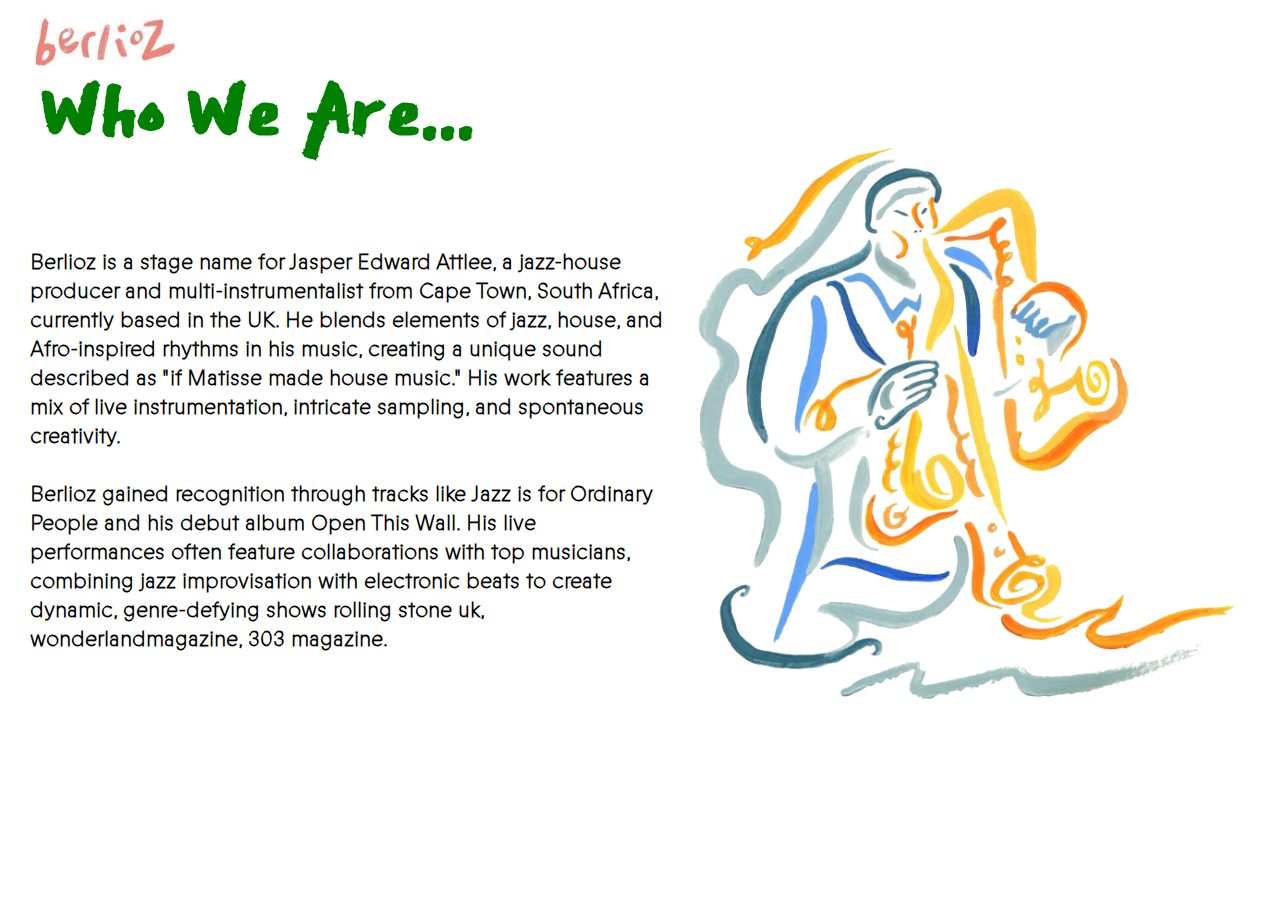
<file: about.html>
<!DOCTYPE html>
<html lang="en">
<head>
    <meta charset="UTF-8">
    <meta name="viewport" content="width=device-width, initial-scale=1.0">
    <title> Berlioz </title>
    <link rel="stylesheet" href="styles.css">
    <style>
        body {
          background-image: url('berlioz01.png');
          background-repeat: no-repeat;
          background-attachment: fixed;
          background-size: 50%;
          background-position: right;
          background-position-y: 100px;
        }
        </style>
</head>

<body>
    <a href="index.html">
    <img src="berlioz logo.png"></a>
    <div>
      <a href="trial.html">
      <h1>Who We Are...</h1></a>
    </div>
    <h6>
        <a class="fun" href="https://www.berliozmusic.com">Berlioz</a> is a stage name for Jasper Edward Attlee, a jazz-house producer and multi-instrumentalist from Cape Town, 
        South Africa, currently based in the UK. He blends elements of jazz, house, and Afro-inspired rhythms in his music, 
        creating a unique sound described as "if Matisse made house music." His work features a mix of live instrumentation, 
        intricate sampling, and spontaneous creativity.
        <br>
        <br>
        <a class="fun" href="https://www.instagram.com/thisisberlioz/?hl=en">Berlioz</a> gained recognition through tracks like Jazz is for Ordinary People and his debut album Open This Wall. 
        His live performances often feature collaborations with top musicians, combining jazz improvisation with electronic 
        beats to create dynamic, genre-defying shows <a class="fun" href="https://www.rollingstone.co.uk/music/berlioz-jazz-house-open-this-wall-play-next-interview-41215/">rolling stone uk</a>,
        <a class="fun" href="https://www.wonderlandmagazine.com/2024/07/15/berlioz/">wonderlandmagazine</a>, <a class="fun" href="https://chatgpt.com/c/67499fe2-575c-8001-b73c-c46b32f4d3d8">303 magazine</a>.
    </h6>
</body>
</file>
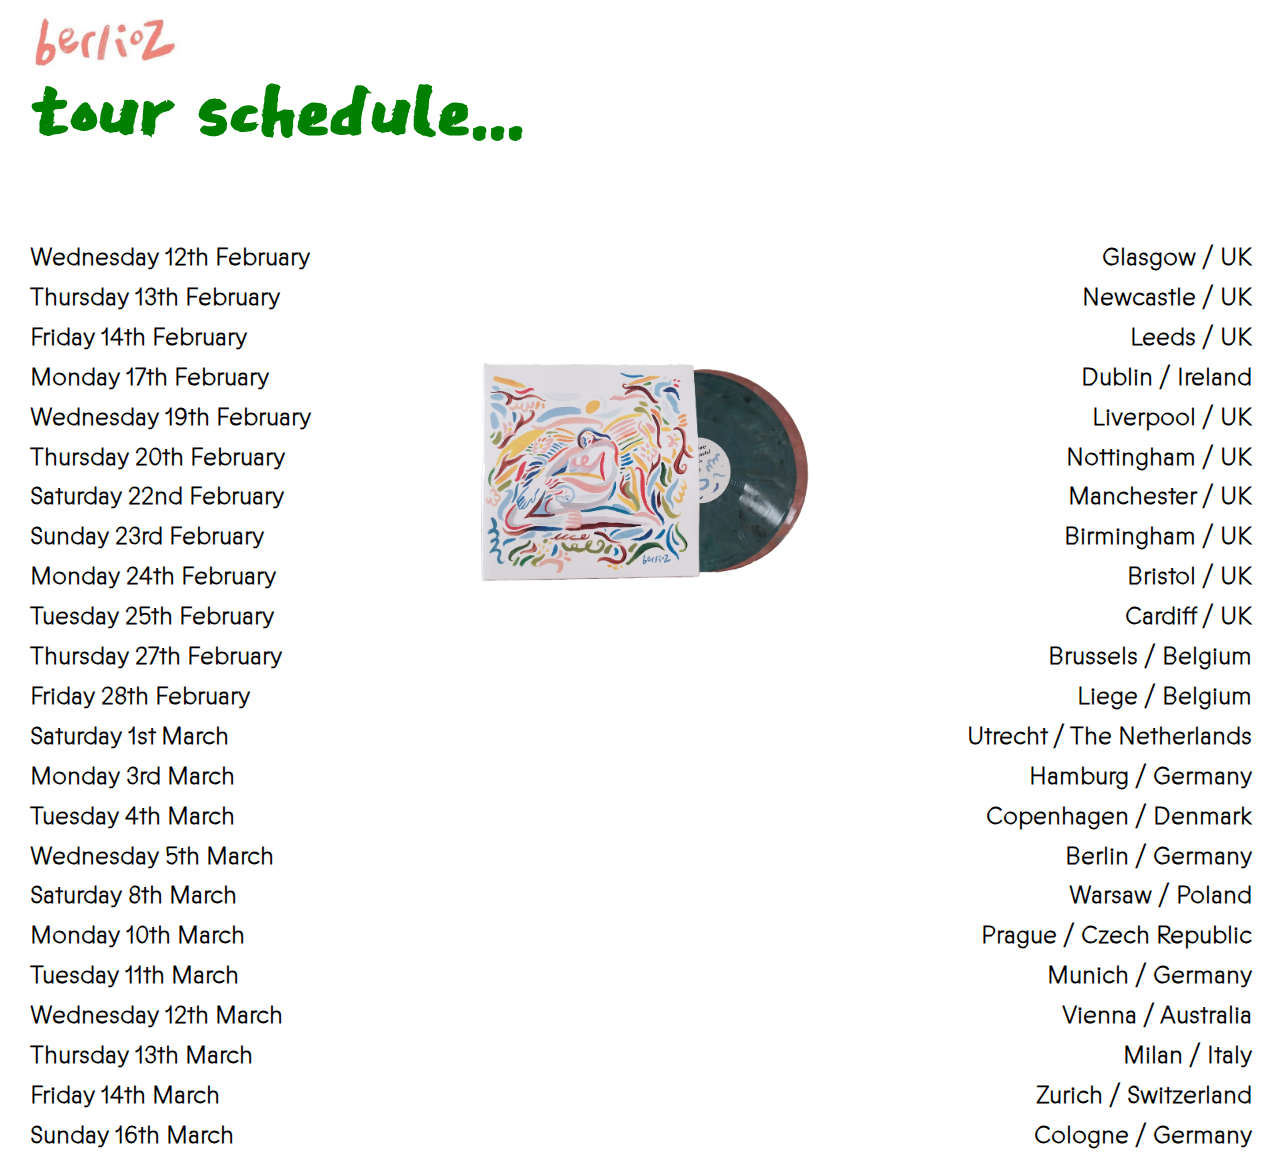
<file: schedule.html>
<!DOCTYPE html>
<html lang="en">
<head>
    <meta charset="UTF-8">
    <meta name="viewport" content="width=device-width, initial-scale=1.0">
    <title> Berlioz </title>
    <link rel="stylesheet" href="styles.css">
    <style>
        body {
          background-image: url('berlioz_lp.png');
          background-repeat: no-repeat;
          background-attachment: fixed;
          background-size: 30%;
          background-position: center;
          background-position-y: 280px;
        }
        </style>
</head>
<body>
    <a href="index.html">
    <img src="berlioz logo.png"></a>
    <h1>tour schedule...</h1>
    <h2 class="hoverfont">
        Wednesday 12th February
        <span>
            Glasgow / UK
        </span>
    </h2>
    <h2 class="hoverfont">
        Thursday 13th February
        <span>
            Newcastle / UK
        </span>
    </h2>
    <h2 class="hoverfont">
        Friday 14th February
        <span>
            Leeds / UK
        </span>
    </h2>
    <h2 class="hoverfont">
        Monday 17th February
        <span>
            Dublin / Ireland
        </span>
    </h2>
    <h2 class="hoverfont">
        Wednesday 19th February
        <span>
            Liverpool / UK
        </span>
    </h2>
    <h2 class="hoverfont">
        Thursday 20th February
        <span>
            Nottingham / UK
        </span>
    </h2>
    <h2 class="hoverfont">
        Saturday 22nd February
        <span>
            Manchester / UK
        </span>
    </h2>
    <h2 class="hoverfont">
        Sunday 23rd February
        <span>
            Birmingham / UK
        </span>
    </h2>
    <h2 class="hoverfont">
        Monday 24th February
        <span>
            Bristol / UK
        </span>
    </h2>
    <h2 class="hoverfont">
        Tuesday 25th February
        <span>
            Cardiff / UK
        </span>
    </h2>
    <h2 class="hoverfont">
        Thursday 27th February
        <span>
            Brussels / Belgium
        </span>
    </h2>
    <h2 class="hoverfont">
        Friday 28th February
        <span>
            Liege / Belgium
        </span>
    </h2>
    <a href="Utrecht.html">
    <h2 class="hoverfont">
        Saturday 1st March
        <span>
            Utrecht / The Netherlands
        </span>
    </h2></a>
    <h2 class="hoverfont">
        Monday 3rd March
        <span>
            Hamburg / Germany
        </span>
    </h2>
    <h2 class="hoverfont">
        Tuesday 4th March
        <span>
            Copenhagen / Denmark
        </span>
    </h2>
    <h2 class="hoverfont">
        Wednesday 5th March
        <span>
            Berlin / Germany
        </span>
    </h2>
    <h2 class="hoverfont">
        Saturday 8th March
        <span>
            Warsaw / Poland
        </span>
    </h2>
    <h2 class="hoverfont">
        Monday 10th March
        <span>
            Prague / Czech Republic
        </span>
    </h2>
    <h2 class="hoverfont">
        Tuesday 11th March
        <span>
            Munich / Germany
        </span>
    </h2>
    <h2 class="hoverfont">
        Wednesday 12th March
        <span>
            Vienna / Australia
        </span>
    </h2>
    <h2 class="hoverfont">
        Thursday 13th March
        <span>
            Milan / Italy
        </span>
    </h2>
    <h2 class="hoverfont">
        Friday 14th March
        <span>
            Zurich / Switzerland
        </span>
    </h2>
    <h2 class="hoverfont">
        Sunday 16th March
        <span>
            Cologne / Germany
        </span>
    </h2>
</file>
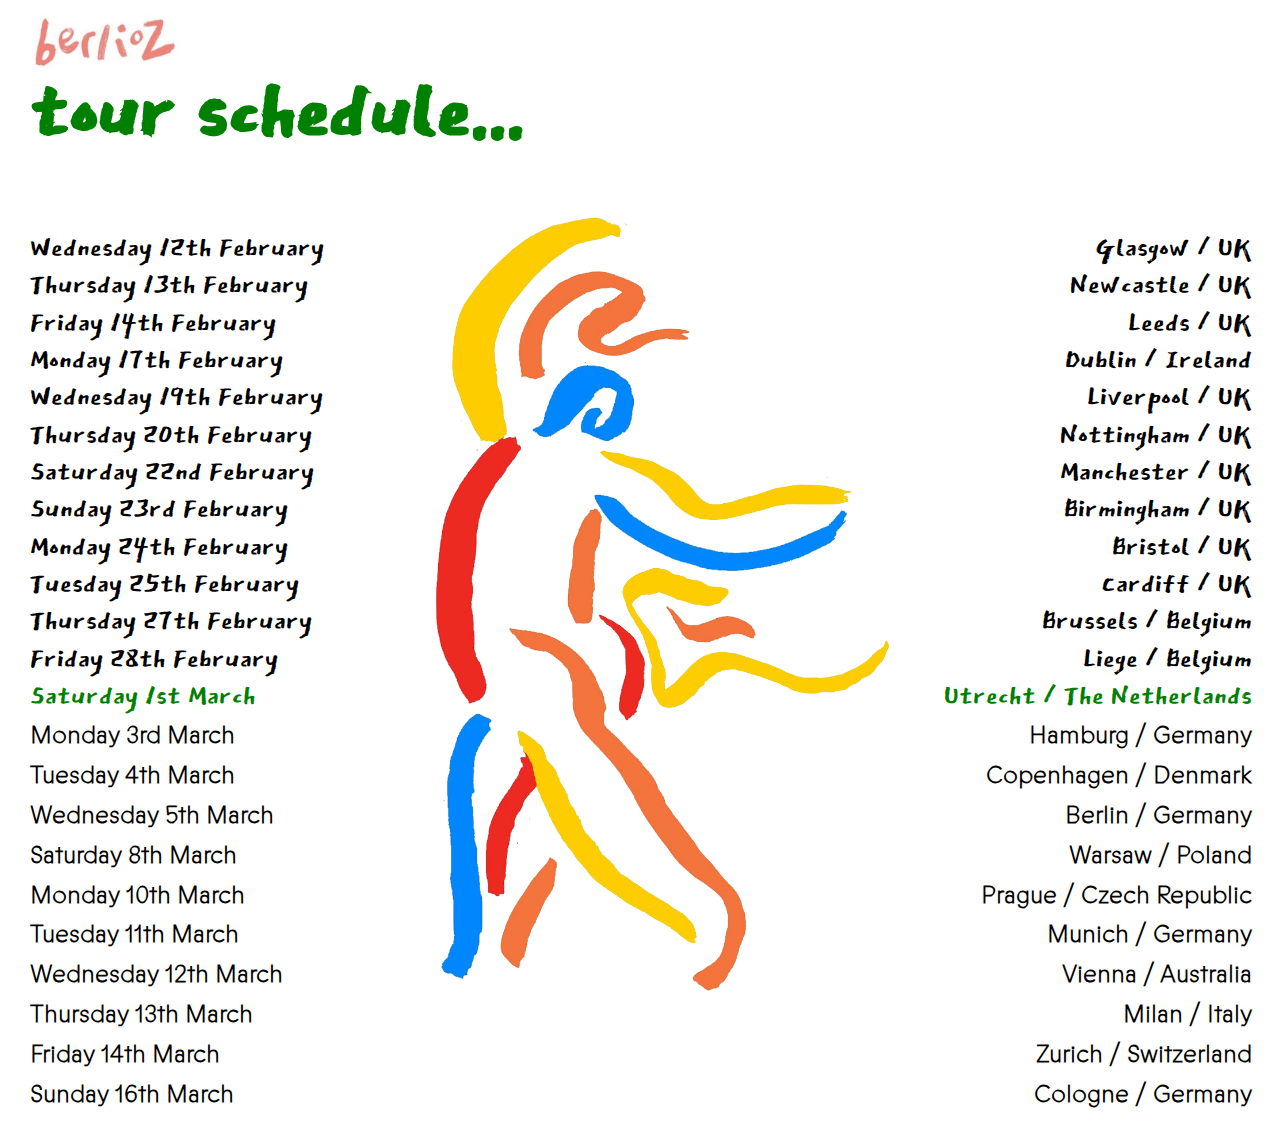
<file: trial.html>
<!DOCTYPE html>
<html lang="en">
<head>
    <meta charset="UTF-8">
    <meta name="viewport" content="width=device-width, initial-scale=1.0">
    <title> Berlioz </title>
    <link rel="stylesheet" href="styles.css">
    <style>
        body {
          background-image: url('trial_img.png');
          background-repeat: no-repeat;
          background-size: 40%;
          background-position: center;
          background-position-y: 130px;
        }
        </style>
</head>
<body>
    <a href="index.html">
    <img src="berlioz logo.png"></a>
    <h1>tour schedule...</h1>
    <h3 class="trialhover">
        Wednesday 12th February
        <span>
            Glasgow / UK
        </span>
    </h3>
    <h3 class="trialhover">
        Thursday 13th February
        <span>
            Newcastle / UK
        </span>
    </h3>
    <h3 class="trialhover">
        Friday 14th February
        <span>
            Leeds / UK
        </span>
    </h3>
    <h3 class="trialhover">
        Monday 17th February
        <span>
            Dublin / Ireland
        </span>
    </h3>
    <h3 class="trialhover">
        Wednesday 19th February
        <span>
            Liverpool / UK
        </span>
    </h3>
    <h3 class="trialhover">
        Thursday 20th February
        <span>
            Nottingham / UK
        </span>
    </h3>
    <h3 class="trialhover">
        Saturday 22nd February
        <span>
            Manchester / UK
        </span>
    </h3>
    <h3 class="trialhover">
        Sunday 23rd February
        <span>
            Birmingham / UK
        </span>
    </h3>
    <h3 class="trialhover">
        Monday 24th February
        <span>
            Bristol / UK
        </span>
    </h3>
    <h3 class="trialhover">
        Tuesday 25th February
        <span>
            Cardiff / UK
        </span>
    </h3>
    <h3 class="trialhover">
        Thursday 27th February
        <span>
            Brussels / Belgium
        </span>
    </h3>
    <h3 class="trialhover">
        Friday 28th February
        <span>
            Liege / Belgium
        </span>
    </h3>
    <a href="Utrecht.html">
    <h4 class="hoverfont">
        Saturday 1st March
        <span>
            Utrecht / The Netherlands
        </span>
    </h4></a>
    <h2 class="hoverfont">
        Monday 3rd March
        <span>
            Hamburg / Germany
        </span>
    </h2>
    <h2 class="hoverfont">
        Tuesday 4th March
        <span>
            Copenhagen / Denmark
        </span>
    </h2>
    <h2 class="hoverfont">
        Wednesday 5th March
        <span>
            Berlin / Germany
        </span>
    </h2>
    <h2 class="hoverfont">
        Saturday 8th March
        <span>
            Warsaw / Poland
        </span>
    </h2>
    <h2 class="hoverfont">
        Monday 10th March
        <span>
            Prague / Czech Republic
        </span>
    </h2>
    <a href="https://americanarenas.com/tickets/berlioz/">
    <h2 class="hoverfont">
        Tuesday 11th March
        <span>
            Munich / Germany
        </span>
    </h2></a>
    <h2 class="hoverfont">
        Wednesday 12th March
        <span>
            Vienna / Australia
        </span>
    </h2>
    <h2 class="hoverfont">
        Thursday 13th March
        <span>
            Milan / Italy
        </span>
    </h2>
    <h2 class="hoverfont">
        Friday 14th March
        <span>
            Zurich / Switzerland
        </span>
    </h2>
    <h2 class="hoverfont">
        Sunday 16th March
        <span>
            Cologne / Germany
        </span>
    </h2>
</file>
<file: styles.css>
*{
    margin-left: 10px;
}

@font-face {
    font-family: Dokdo;
    src: url(EastSeaDokdo-Regular.ttf);
  }

  @font-face {
    font-family: ABCFavorit;
    src: url(ABCProphet-Thin-Trial\ copy.otf);
  }
  
  h1{
    font-family: Dokdo;
    font-size: 80pt;
    color: green;
    margin-top: -30px;
  }

  h2{
    font-family: ABCFavorit;
    line-height: 20px;
    display: flex;
    justify-content: space-between;
    text-decoration: none;
  }

  h3{
    font-family: Dokdo;
    font-size: 28pt;
    font-weight: 100;
    line-height: 0px;
    display: flex;
    justify-content: space-between;
    text-decoration: none;
  }

  h4{
    font-family: Dokdo;
    color: green;
    font-size: 28pt;
    font-weight: 100;
    line-height: 0px;
    margin-top: 0;
    margin-bottom: 30px;
    display: flex;
    justify-content: space-between;
    text-decoration: none;
  }

  h5{
    font-family: Dokdo;
    color: green;
    font-size: 28pt;
    text-align: center;
  }

  h6{
    font-family: ABCFavorit;
    font-size: 16pt;
    padding-right: 48%;
  }

  img {
    margin-top: 5px;
    width: 12%;
    height: 12%;
  }

  a{
    text-decoration: none;
    color: black;
    margin: 0;
  }

  span{
    margin-right: 20px;
  }

  video{
    position: relative;
    margin-left: 480px;
  }

  .berlioz-poster{
    width: 20%;
    height: 20%;
    display: block;
    margin-left: auto;
    margin-right: auto;
  }

  .hoverfont:hover{
    font-family: Dokdo;
    font-size: 28pt;
    font-weight: 100;
    line-height: 0px;
    text-decoration: none;
  }

  .trialhover:hover{
    font-family: Dokdo;
    font-size: 28pt;
    font-weight: 100;
    line-height: 0px;
    text-decoration: none;
    color: green;
  }

  .clock{
    font-family: Dokdo;
    font-size: 20pt;
    color: salmon;
    text-align: center;
  }

  .fun:hover{
    color: salmon;
  }

  /* Popup container */
.popup {
  position: relative;
  display: inline-block;
  cursor: pointer;
  height: 50px;
  width: 50px;
  background-color: orangered;
  border-radius: 50%;
  margin-left: -810px;
  font-family: Dokdo;
  color: #ffffff;
  text-align: center;
  font-size: 30pt;
}

.popup:hover{
  position: relative;
  display: inline-block;
  cursor: pointer;
  height: 50px;
  width: 50px;
  background-color: rgb(0, 106, 255);
  border-radius: 50%;
  margin-left: -810px;
}

/* The actual popup (appears on top) */
.popup .popuptext {
  visibility: hidden;
  width: 160px;
  background-color: #fffddf;
  color: green;
  text-align: left;
  border-radius: 10px;
  padding: 20px 20px;
  position: absolute;
  z-index: 1;
  bottom: 125%;
  left: 50%;
  margin-left: -100px;
  font-family: ABCFavorit;
  font-size: medium;
}

/* Popup arrow */
.popup .popuptext::after {
  content: "";
  position: absolute;
  top: 100%;
  left: 50%;
  margin-left: -5px;
  border-width: 5px;
  border-style: solid;
  border-color: #555 transparent transparent transparent;
}

/* Toggle this class when clicking on the popup container (hide and show the popup) */
.popup .show {
  visibility: visible;
  -webkit-animation: fadeIn 1s;
  animation: fadeIn 1s
}

/* Add animation (fade in the popup) */
@-webkit-keyframes fadeIn {
  from {opacity: 0;}
  to {opacity: 1;}
}

@keyframes fadeIn {
  from {opacity: 0;}
  to {opacity:1 ;}
}
</file>
